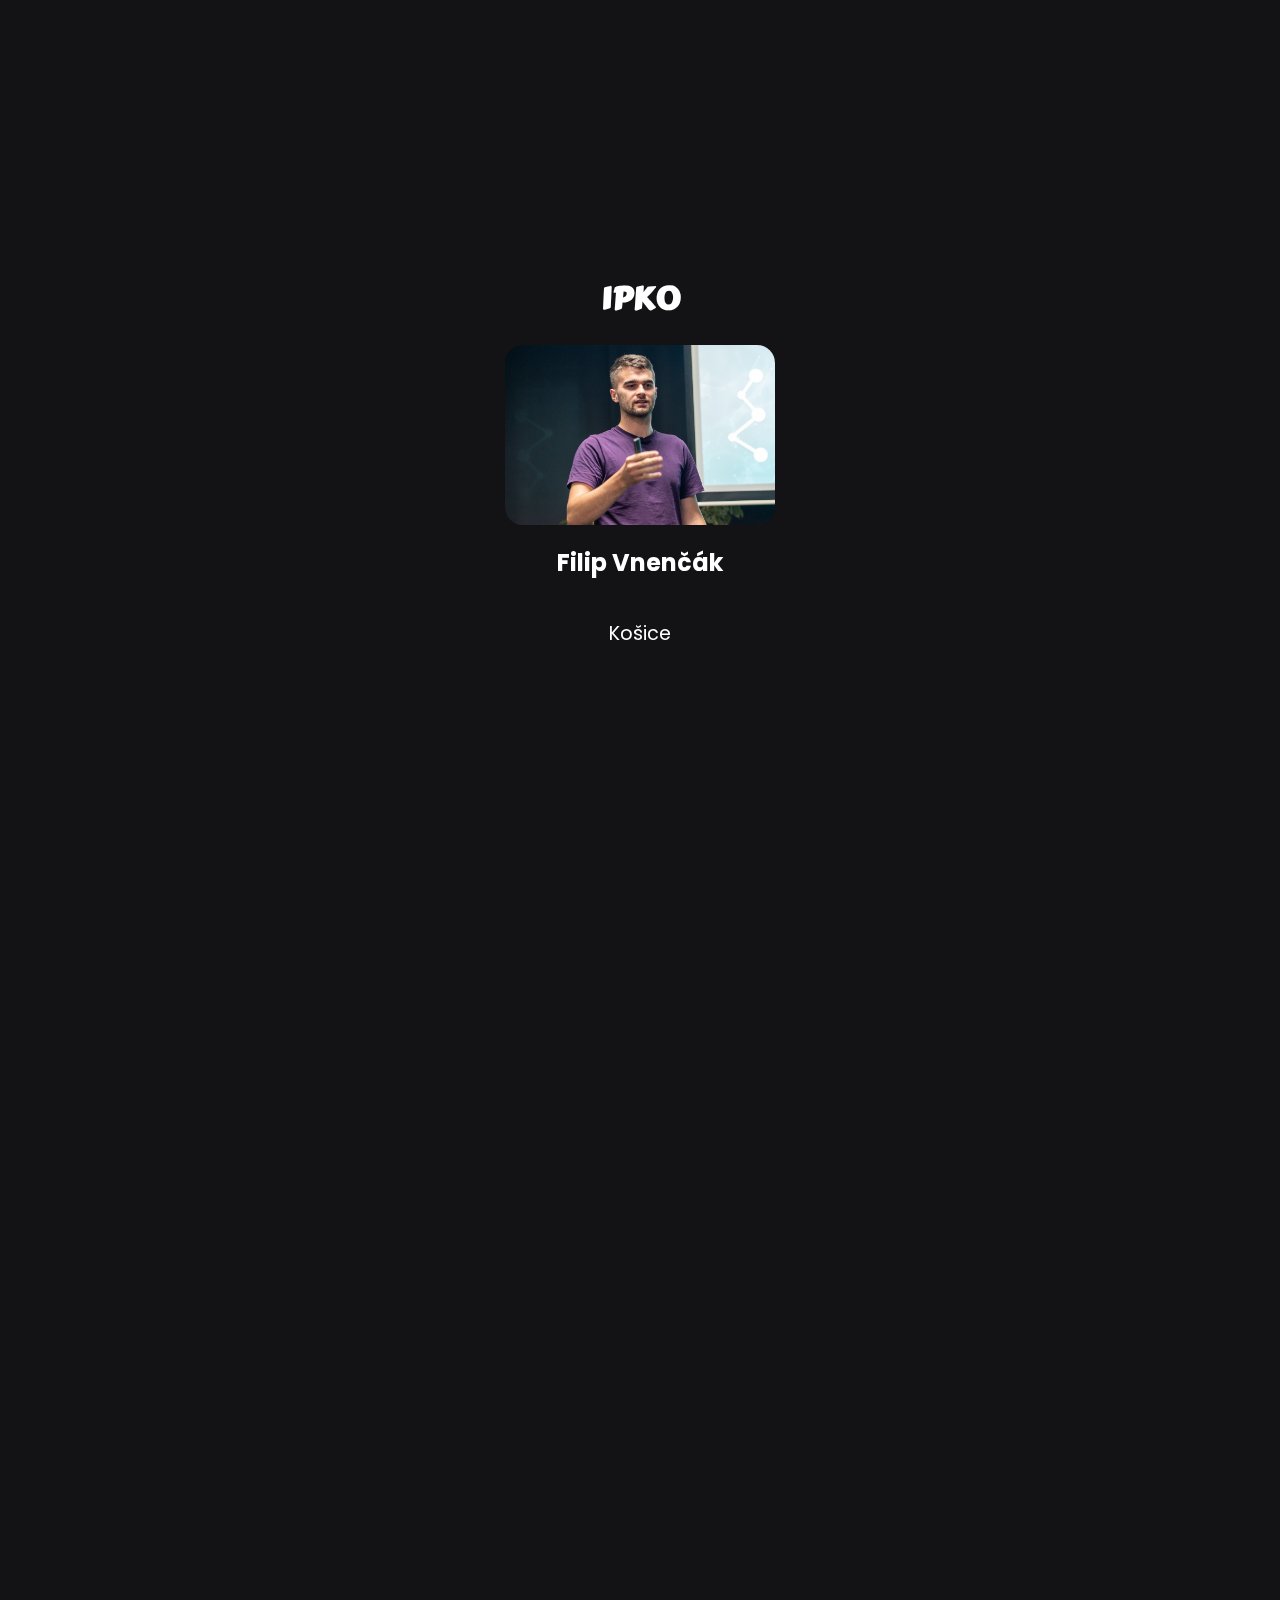
<file: index.html>
<!DOCTYPE html>
<html lang="sk">
  <head>
    <meta charset="UTF-8" />
    <meta name="viewport" content="width=device-width, initial-scale=1.0" />
    <meta http-equiv="X-UA-Compatible" content="ie=edge" />
    <link
      href="https://fonts.googleapis.com/css2?family=Carter+One&display=swap"
      rel="stylesheet"
    />
    <link
      rel="stylesheet"
      href="https://use.fontawesome.com/releases/v5.4.1/css/all.css"
      integrity="sha384-5sAR7xN1Nv6T6+dT2mhtzEpVJvfS3NScPQTrOxhwjIuvcA67KV2R5Jz6kr4abQsz"
      crossorigin="anonymous"
    />

    <link rel="stylesheet" href="newstyle.css" />
    <title>1PK0</title>
    <link rel="icon" type="image/png" href="imgs/favicon-32x32.png" />
  </head>
  <body>
    <section class="hidden">
      <h1 class="title-main">1PK0</h1>
      <img class="round" src="imgs/IMG_1112.JPG" alt="Filip" />
      <h2>Filip Vnenčák</h2>
      <p>Košice</p>
      <div>
        <a href="mailto: filip.vnencak@1pk0.sk"><i class="fas fa-at fa-2x icon"></i></a>
        <a
          href="https://www.linkedin.com/in/filip-vnencak-224093118/"
          target="_blank"
          ><i class="fab fa-linkedin fa-2x icon"></i
        ></a>
        <a href="https://github.com/filipvnencak" target="_blank"
          ><i class="fab fa-github fa-2x icon"></i
        ></a>
      </div>
    </section>
    <section class="hidden">
      <h2>About me</h2>
        <p>
          I love simplicity.<br />
          I like learning. <br />My passion is jogging, climbing, mountains and
          I like reading. <br /><small
            >P.S.: If you've read the book Surrounded by idiots, I'm
            yellow.</small
          >
        </p>
    </section>
    <section class="hidden">
      <h2>Skills:</h2><br>
      <div style="margin-top: 60px;" class="skills">
        <div class="skill hidden"><img class="skillImg" src="imgs/React.png" /></div>
        <div class="skill hidden"><img class="skillImg" src="imgs/1051277.png" /></div>
        <div class="skill hidden"><img class="skillImg" src="imgs/CSS3_logo.svg.png" /></div></div>

        <div style="margin-top: 150px;" class="skills">
        <div class="skill hidden"><img class="skillImg" src="imgs/ionic-logo-portrait.png"/></div>
        <div class="skill hidden"><img class="skillImg" src="imgs/2048px-Angular_full_color_logo.svg.png" /></div>
        <div class="skill hidden"><img class="skillImg" src="imgs/3d-modeling-3-dimensional-model-cube-geometric-vector-28497907.png" /></div>
      
    </section>
    <section class="hidden">
      <h2>I worked in</h2>
        <a class="link"
          href="http://faceclub.spisskabela.sk/?fbclid=IwAR1qcMDvu5QKniYzjjJLdNM7oFefldZhEJRMBWg0YaU4l4D9G6bFGw_s7ys"
          target="_blank"
          >Face Club</a
        >
        <p>2014-2018</p>
        <a class="link" href="http://ozviac.sk" target="_blank"
          >V.I.A.C. - Institute for Youth Support and Development</a
        >
        <p>2018-2020</p>
        <a class="link" href="http://aapo.sk" target="_blank"
          >AAPO - Centrum neformálneho a zážitkového vzdelávania</a
        >
        <p>2018-2022</p>
        <a class="link"
          href="https://www.linkedin.com/company/skicontrol/about/"
          target="_blank"
          >Skicontrol (SKIDATA)</a
        >
        <p>2020-2022</p>
        <a class="link" href="https://frinx.io" target="_blank">Frinx</a>
        <p>2022-2022</p>

    </section>
    <section class="hidden">
      <h1>Projects</h1>
      <a class="link" href="https://demo.frinx.io/frinxui" target="_blank" rel="noopener noreferrer">Frinx Machine</a>
      <a class="link" style="margin-top:20px ;" href="https://dashboard.ionicframework.com/preview/d1b75d8f/bkk2z4g03i" target="_blank" rel="noopener noreferrer">TatrySuperSki</a>
      <a class="link" style="margin-top:20px ;" href="https://wed.1pk0.sk" target="_blank" rel="noopener noreferrer">My wedding page</a>
    </section>
  </body>
  <script src="/app.js"></script>
</html>
</file>
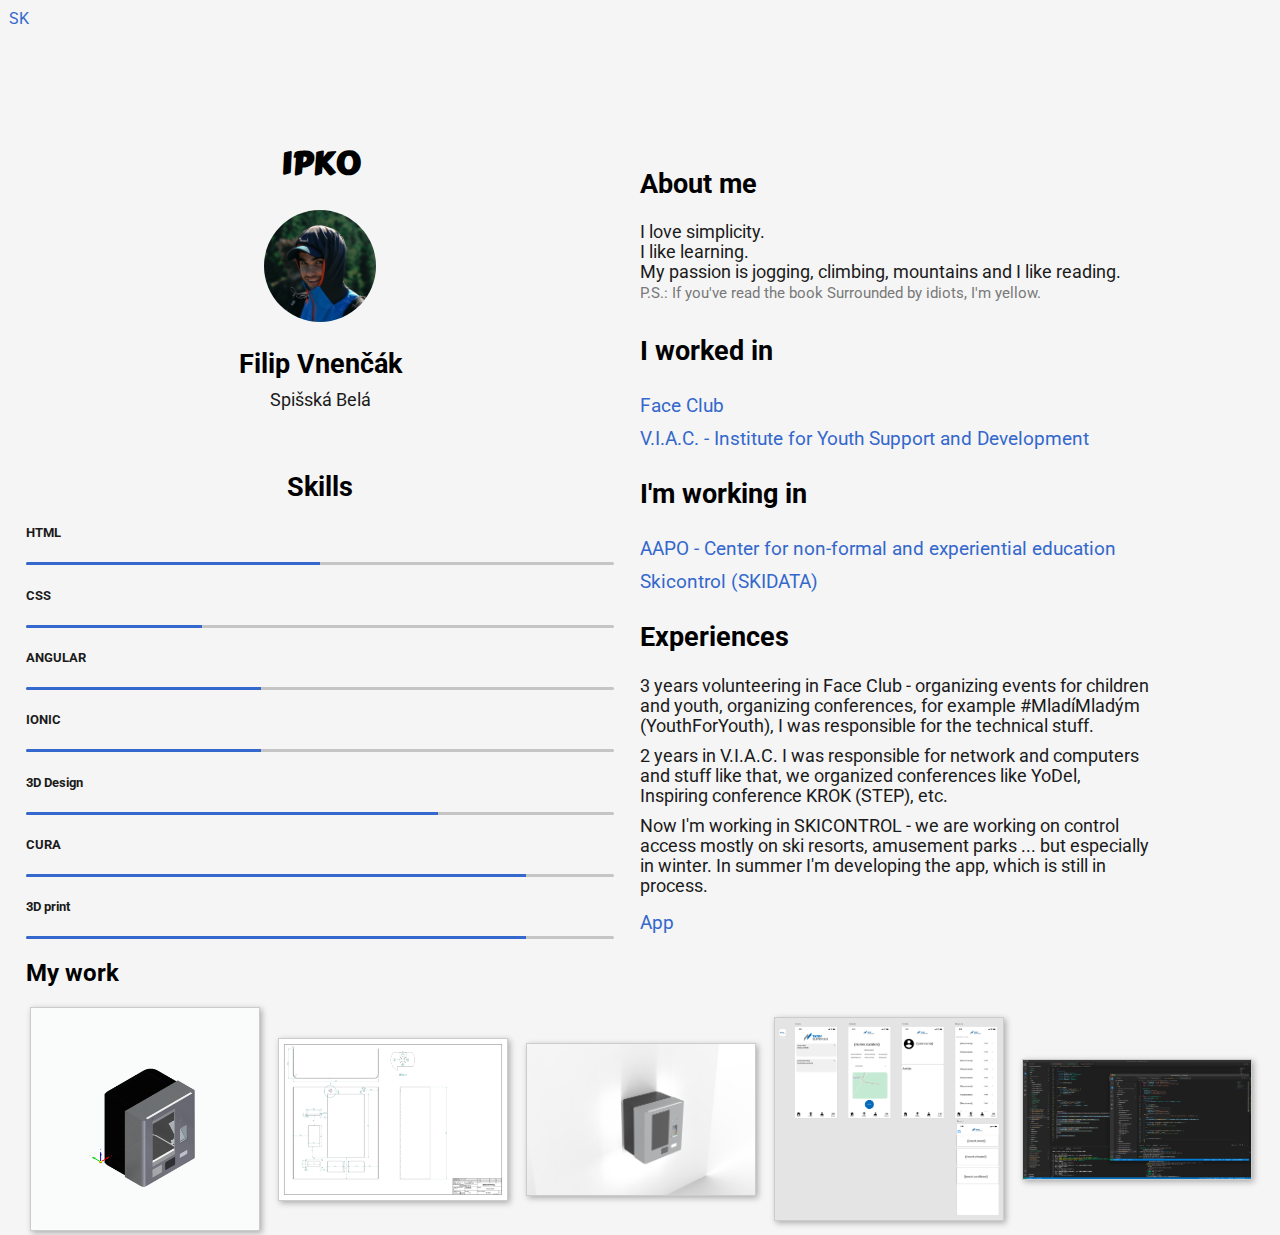
<file: en/index.html>
<!DOCTYPE html>
<html lang="en">
<head>
    <meta charset="UTF-8">
    <meta name="viewport" content="width=device-width, initial-scale=1.0">
    <meta http-equiv="X-UA-Compatible" content="ie=edge">
    <link href="https://fonts.googleapis.com/css2?family=Carter+One&display=swap" rel="stylesheet">
    <link rel="stylesheet" href="https://use.fontawesome.com/releases/v5.4.1/css/all.css" integrity="sha384-5sAR7xN1Nv6T6+dT2mhtzEpVJvfS3NScPQTrOxhwjIuvcA67KV2R5Jz6kr4abQsz" crossorigin="anonymous">
    <link rel="stylesheet" href="style.css">
    <title>1PK0</title>
    <link rel="icon" type="image/png" href="imgs/favicon-32x32.png"/>
</head>
<body>
    <div style=" padding-top: 1vh; padding-left: 1vh; ">  <a href="../index.html"> SK</a> </div>
    <div class="grid-2">
        

        <div class="section-1">
            
            <h1 class="title-main">1PK0</h1>
            <img class="round" src="imgs/Filip_face.jpg" alt="Filip">
            <h2>Filip Vnenčák</h2>
            <p>Spišská Belá</p>
            <a href = "mailto: filip.vnencak@1pk0.sk"><i class="fas fa-at"></i></a>
            <a href="https://www.linkedin.com/in/filip-vnencak-224093118/" target="_blank"><i class="fab fa-linkedin"></i></a>
            <a href="https://github.com/filipvnencak"target="_blank"><i class="fab fa-github"></i></a>
            <h2>Skills</h2>
            <li><h5>HTML</h5> <span class="bar"> <span class="html"></span></span></li>
            <li><h5>CSS</h5><span class="bar"> <span class="css"></span></span></li>
            <li><h5>ANGULAR</h5><span class="bar"> <span class="angular"></span></span></li>
            <li><h5>IONIC</h5><span class="bar"> <span class="ionic"></span></span></li>
            <li><h5>3D Design</h5><span class="bar"> <span class="design"></span></span></li>
            <li><h5>CURA</h5><span class="bar"> <span class="cura"></span></span></li>
            <li><h5>3D print</h5><span class="bar"> <span class="print"></span></span></li>
        </div>
        <div class="section-2">
            <h2>About me</h2>
            <p>I love simplicity.<br> I like learning. <br>My passion is jogging, climbing, mountains and I like reading. <br><small>P.S.: If you've read the book Surrounded by idiots, I'm yellow.</small> </p>
           
          
            <h2>I worked in</h2>
            <a href="http://faceclub.spisskabela.sk/?fbclid=IwAR1qcMDvu5QKniYzjjJLdNM7oFefldZhEJRMBWg0YaU4l4D9G6bFGw_s7ys" target="_blank">Face Club</a>
            <a href="http://ozviac.sk" target="_blank">V.I.A.C. - Institute for Youth Support and Development</a>
           
            <h2>I'm working in</h2>
            <a href= "http://aapo.sk" target="_blank">AAPO - Center for non-formal and experiential education</a>
            <a href="https://www.linkedin.com/company/skicontrol/about/" target="_blank">Skicontrol (SKIDATA)</a>
            <h2>Experiences</h2>
            <p>3 years volunteering in Face Club - organizing events for children and youth, organizing conferences, for example #MladíMladým (YouthForYouth), I was responsible for the technical stuff.<br> </p>
          <p>2 years in V.I.A.C. I was responsible for network and computers and stuff like that, we organized conferences like YoDel, Inspiring conference KROK (STEP), etc. <br></p> 
           <p> Now I'm working in  SKICONTROL - we are working on control access mostly on ski resorts, amusement parks ... but especially in winter. In summer I'm developing the app, which is still in process.</p>
           <a href="https://dashboard.ionicframework.com/preview/d1b75d8f/omf1p0cmxe" target="_blank">App</a>
        

           

           
        </div>
    </div>
    <h2 style="margin-left: 2vW;">My work</h2>
    
        <div style="padding-left: 30px; padding-right: 30px">
            <main class="grid">
            <a class="image-link" href="imgs/automat.png">
                <img  class="img-fluid" src="imgs/automat.png" alt=""></a>
                
                <a class="image-link" href="imgs/SC1201.png">
                <img  class="img-fluid" src="imgs/SC1201.png" alt=""></a>
          
                <a class="image-link" href="imgs/17.ý.png">
                <img  class="img-fluid" src="imgs/17.ý.png" alt=""></a>
          
                <a class="image-link" href="imgs/TSS.XD app.png">
                <img  class="img-fluid" src="imgs/TSS.XD app.png" alt=""></a>

                <a class="image-link" href="imgs/Code1.png">
                <img  class="img-fluid" src="imgs/Code1.png" alt=""></a>
          </main>
        </div>

      
<script src="script.js"></script>

</body>

</html>
</file>
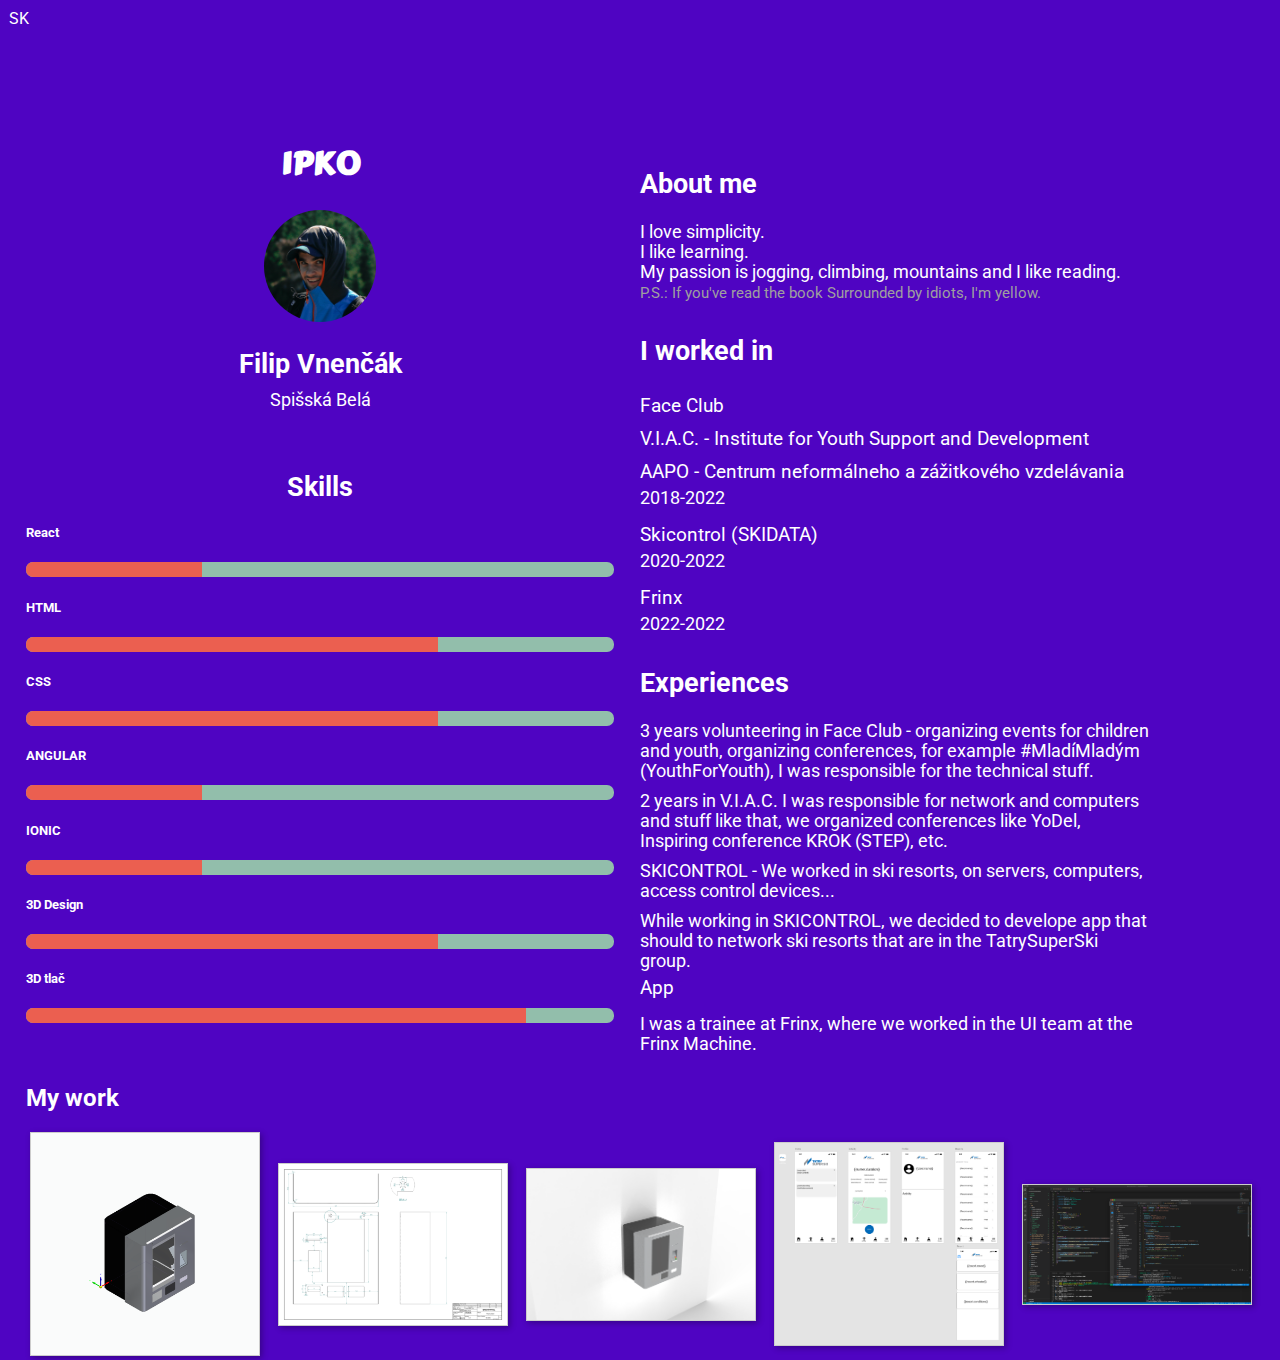
<file: en.html>
<!DOCTYPE html>
<html lang="en">
  <head>
    <meta charset="UTF-8" />
    <meta name="viewport" content="width=device-width, initial-scale=1.0" />
    <meta http-equiv="X-UA-Compatible" content="ie=edge" />
    <link
      href="https://fonts.googleapis.com/css2?family=Carter+One&display=swap"
      rel="stylesheet"
    />
    <link
      rel="stylesheet"
      href="https://use.fontawesome.com/releases/v5.4.1/css/all.css"
      integrity="sha384-5sAR7xN1Nv6T6+dT2mhtzEpVJvfS3NScPQTrOxhwjIuvcA67KV2R5Jz6kr4abQsz"
      crossorigin="anonymous"
    />
    <link rel="stylesheet" href="style.css" />
    <title>1PK0</title>
    <link rel="icon" type="image/png" href="imgs/favicon-32x32.png" />
  </head>
  <body>
    <div style="padding-top: 1vh; padding-left: 1vh">
      <a href="index.html"> SK</a>
    </div>
    <div class="grid-2">
      <div class="section-1">
        <h1 class="title-main">1PK0</h1>
        <img class="round" src="imgs/Filip_face.jpg" alt="Filip" />
        <h2>Filip Vnenčák</h2>
        <p>Spišská Belá</p>
        <a href="mailto: filip.vnencak@1pk0.sk"><i class="fas fa-at"></i></a>
        <a
          href="https://www.linkedin.com/in/filip-vnencak-224093118/"
          target="_blank"
          ><i class="fab fa-linkedin"></i
        ></a>
        <a href="https://github.com/filipvnencak" target="_blank"
          ><i class="fab fa-github"></i
        ></a>
        <h2>Skills</h2>
        <li>
          <h5>React</h5>
          <span class="bar"> <span class="react"></span></span>
        </li>
        <li>
          <h5>HTML</h5>
          <span class="bar"> <span class="html"></span></span>
        </li>
        <li>
          <h5>CSS</h5>
          <span class="bar"> <span class="css"></span></span>
        </li>
        <li>
          <h5>ANGULAR</h5>
          <span class="bar"> <span class="angular"></span></span>
        </li>
        <li>
          <h5>IONIC</h5>
          <span class="bar"> <span class="ionic"></span></span>
        </li>
        <li>
          <h5>3D Design</h5>
          <span class="bar"> <span class="design"></span></span>
        </li>

        <li>
          <h5>3D tlač</h5>
          <span class="bar"> <span class="print"></span></span>
        </li>
      </div>
      <div class="section-2">
        <h2>About me</h2>
        <p>
          I love simplicity.<br />
          I like learning. <br />My passion is jogging, climbing, mountains and
          I like reading. <br /><small
            >P.S.: If you've read the book Surrounded by idiots, I'm
            yellow.</small
          >
        </p>

        <h2>I worked in</h2>
        <a
          href="http://faceclub.spisskabela.sk/?fbclid=IwAR1qcMDvu5QKniYzjjJLdNM7oFefldZhEJRMBWg0YaU4l4D9G6bFGw_s7ys"
          target="_blank"
          >Face Club</a
        >
        <a href="http://ozviac.sk" target="_blank"
          >V.I.A.C. - Institute for Youth Support and Development</a
        >
        <a href="http://aapo.sk" target="_blank"
          >AAPO - Centrum neformálneho a zážitkového vzdelávania</a
        >
        <p>2018-2022</p>
        <a
          href="https://www.linkedin.com/company/skicontrol/about/"
          target="_blank"
          >Skicontrol (SKIDATA)</a
        >
        <p>2020-2022</p>
        <a href="https://frinx.io" target="_blank">Frinx</a>
        <p>2022-2022</p>

        <!-- <h2>I'm working in</h2> -->

        <h2>Experiences</h2>
        <p>
          3 years volunteering in Face Club - organizing events for children and
          youth, organizing conferences, for example #MladíMladým
          (YouthForYouth), I was responsible for the technical stuff.<br />
        </p>
        <p>
          2 years in V.I.A.C. I was responsible for network and computers and
          stuff like that, we organized conferences like YoDel, Inspiring
          conference KROK (STEP), etc. <br />
        </p>
        <p>
          SKICONTROL - We worked in ski resorts, on servers, computers, access
          control devices...
        </p>
        <p>
          While working in SKICONTROL, we decided to develope app that should to
          network ski resorts that are in the TatrySuperSki group.
          <a
            href="https://dashboard.ionicframework.com/preview/d1b75d8f/bkk2z4g03i"
            target="_blank"
            >App</a
          >
        </p>

        <p>
          I was a trainee at Frinx, where we worked in the UI team at the Frinx
          Machine.
        </p>
      </div>
    </div>
    <h2 style="margin-left: 2vw">My work</h2>

    <div style="padding-left: 30px; padding-right: 30px">
      <main class="grid">
        <a class="image-link" href="imgs/automat.png">
          <img class="img-fluid" src="imgs/automat.png" alt=""
        /></a>

        <a class="image-link" href="imgs/SC1201.png">
          <img class="img-fluid" src="imgs/SC1201.png" alt=""
        /></a>

        <a class="image-link" href="imgs/17.ý.png">
          <img class="img-fluid" src="imgs/17.ý.png" alt=""
        /></a>

        <a class="image-link" href="imgs/TSS.XD app.png">
          <img class="img-fluid" src="imgs/TSS.XD app.png" alt=""
        /></a>

        <a class="image-link" href="imgs/Code1.png">
          <img class="img-fluid" src="imgs/Code1.png" alt=""
        /></a>
      </main>
    </div>

    <script src="script.js"></script>
  </body>
</html>
</file>
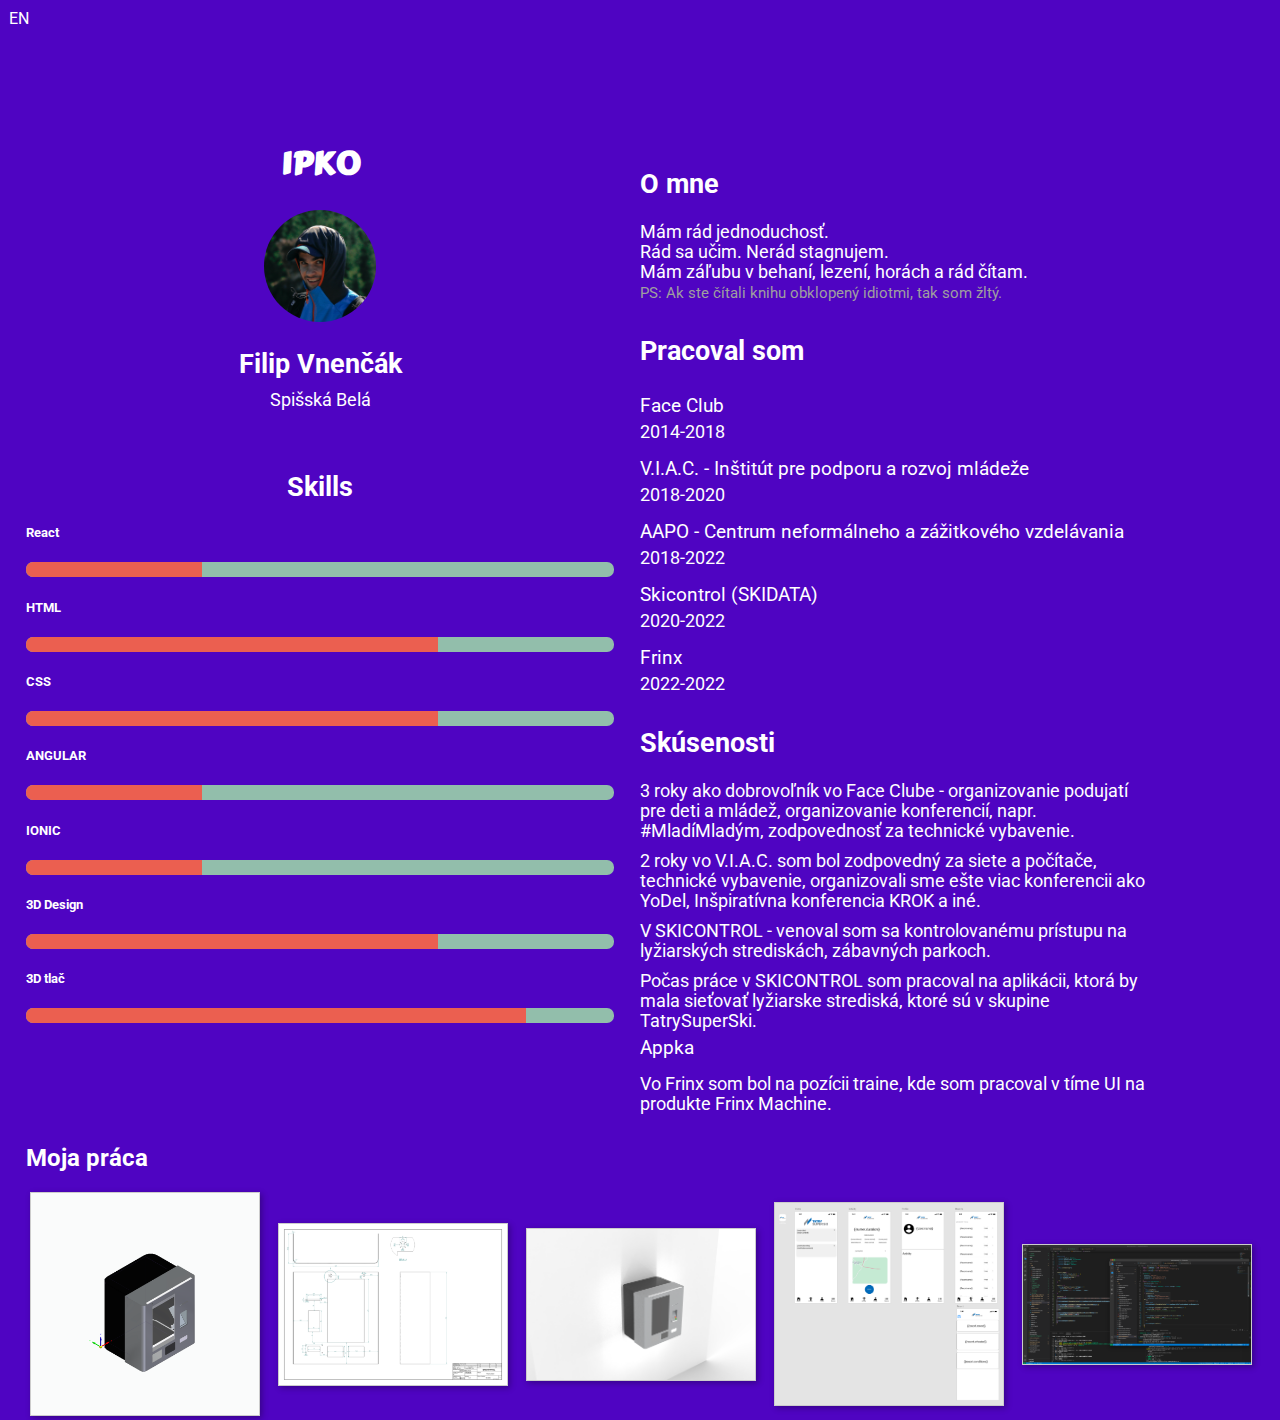
<file: old.html>
<!DOCTYPE html>
<html lang="sk">
  <head>
    <meta charset="UTF-8" />
    <meta name="viewport" content="width=device-width, initial-scale=1.0" />
    <meta http-equiv="X-UA-Compatible" content="ie=edge" />
    <link
      href="https://fonts.googleapis.com/css2?family=Carter+One&display=swap"
      rel="stylesheet"
    />
    <link
      rel="stylesheet"
      href="https://use.fontawesome.com/releases/v5.4.1/css/all.css"
      integrity="sha384-5sAR7xN1Nv6T6+dT2mhtzEpVJvfS3NScPQTrOxhwjIuvcA67KV2R5Jz6kr4abQsz"
      crossorigin="anonymous"
    />
    <link rel="stylesheet" href="style.css" />
    <title>1PK0</title>
    <link rel="icon" type="image/png" href="imgs/favicon-32x32.png" />
  </head>
  <body>
    <div style="padding-top: 1vh; padding-left: 1vh">
      <a href="en.html"> EN</a>
    </div>
    <div class="grid-2">
      <div class="section-1">
        <h1 class="title-main">1PK0</h1>
        <img class="round" src="imgs/Filip_face.jpg" alt="Filip" />
        <h2>Filip Vnenčák</h2>
        <p>Spišská Belá</p>
        <a href="mailto: filip.vnencak@1pk0.sk"><i class="fas fa-at"></i></a>
        <a
          href="https://www.linkedin.com/in/filip-vnencak-224093118/"
          target="_blank"
          ><i class="fab fa-linkedin"></i
        ></a>
        <a href="https://github.com/filipvnencak" target="_blank"
          ><i class="fab fa-github"></i
        ></a>
        <h2>Skills</h2>

        <li>
          <h5>React</h5>
          <span class="bar"> <span class="react"></span></span>
        </li>
        <li>
          <h5>HTML</h5>
          <span class="bar"> <span class="html"></span></span>
        </li>
        <li>
          <h5>CSS</h5>
          <span class="bar"> <span class="css"></span></span>
        </li>
        <li>
          <h5>ANGULAR</h5>
          <span class="bar"> <span class="angular"></span></span>
        </li>
        <li>
          <h5>IONIC</h5>
          <span class="bar"> <span class="ionic"></span></span>
        </li>
        <li>
          <h5>3D Design</h5>
          <span class="bar"> <span class="design"></span></span>
        </li>

        <li>
          <h5>3D tlač</h5>
          <span class="bar"> <span class="print"></span></span>
        </li>
      </div>
      <div class="section-2">
        <h2>O mne</h2>
        <p>
          Mám rád jednoduchosť.<br />
          Rád sa učim. Nerád stagnujem. <br />Mám záľubu v behaní, lezení,
          horách a rád čítam. <br /><small
            >PS: Ak ste čítali knihu obklopený idiotmi, tak som žltý.</small
          >
        </p>

        <h2>Pracoval som</h2>
        <a
          href="http://faceclub.spisskabela.sk/?fbclid=IwAR1qcMDvu5QKniYzjjJLdNM7oFefldZhEJRMBWg0YaU4l4D9G6bFGw_s7ys"
          target="_blank"
          >Face Club</a
        >
        <p>2014-2018</p>
        <a href="http://ozviac.sk" target="_blank"
          >V.I.A.C. - Inštitút pre podporu a rozvoj mládeže</a
        >
        <p>2018-2020</p>
        <a href="http://aapo.sk" target="_blank"
          >AAPO - Centrum neformálneho a zážitkového vzdelávania</a
        >
        <p>2018-2022</p>
        <a
          href="https://www.linkedin.com/company/skicontrol/about/"
          target="_blank"
          >Skicontrol (SKIDATA)</a
        >
        <p>2020-2022</p>
        <a href="https://frinx.io" target="_blank">Frinx</a>
        <p>2022-2022</p>

        <!-- <h2>Pracujem v</h2> -->

        <h2>Skúsenosti</h2>
        <p>
          3 roky ako dobrovoľník vo Face Clube - organizovanie podujatí pre deti
          a mládež, organizovanie konferencií, napr. #MladíMladým, zodpovednosť
          za technické vybavenie.<br />
        </p>
        <p>
          2 roky vo V.I.A.C. som bol zodpovedný za siete a počítače, technické
          vybavenie, organizovali sme ešte viac konferencii ako YoDel,
          Inšpiratívna konferencia KROK a iné. <br />
        </p>
        <p>
          V SKICONTROL - venoval som sa kontrolovanému prístupu na lyžiarských
          strediskách, zábavných parkoch.
        </p>
        <p>
          Počas práce v SKICONTROL som pracoval na aplikácii, ktorá by mala
          sieťovať lyžiarske strediská, ktoré sú v skupine TatrySuperSki.
          <a
            href="https://dashboard.ionicframework.com/preview/d1b75d8f/bkk2z4g03i"
            target="_blank"
            >Appka</a
          >
        </p>

        <p>
          Vo Frinx som bol na pozícii traine, kde som pracoval v tíme UI na
          produkte Frinx Machine.
        </p>
      </div>
    </div>
    <h2 style="margin-left: 2vw">Moja práca</h2>

    <div style="padding-left: 30px; padding-right: 30px">
      <main class="grid">
        <a class="image-link" href="imgs/automat.png">
          <img class="img-fluid" src="imgs/automat.png" alt=""
        /></a>

        <a class="image-link" href="imgs/SC1201.png">
          <img class="img-fluid" src="imgs/SC1201.png" alt=""
        /></a>

        <a class="image-link" href="imgs/17.ý.png">
          <img class="img-fluid" src="imgs/17.ý.png" alt=""
        /></a>

        <a class="image-link" href="imgs/TSS.XD app.png">
          <img class="img-fluid" src="imgs/TSS.XD app.png" alt=""
        /></a>

        <a class="image-link" href="imgs/Code1.png">
          <img class="img-fluid" src="imgs/Code1.png" alt=""
        /></a>
      </main>
    </div>

    <script src="script.js"></script>
  </body>
</html>
</file>
<file: newstyle.css>
@import url("https://fonts.googleapis.com/css2?family=Carter+One&family=Poppins&display=swap");
body {
  background-color: #131316;
  color: #ffffff;
  font-family: "Poppins", sans-serif;
  padding: 0;
  margin: 10px;
}

section {
  display: grid;
  place-items: center;
  align-content: center;
  min-height: 100vh;
}
p {
  font-size: larger;
}
a {
  color: #ffffff;
  text-decoration: none;
}
a:hover {
  color: blue;
  transition: 0.5s;
}
.round {
  border-radius: 2vh;
  height: 20vh;
  width: 30vh;
}
.title-main {
  font-family: "Carter One", cursive;
}

.hidden {
  opacity: 0;
  filter: blur(5px);
  transform: translateX(-100%);
  transition: all 1s;
}

.show {
  opacity: 1;
  filter: blur(0);
  transform: translateX(0);
}
.skills {
  display: flex;
  align-content: center;
  place-items: center;
  max-width: 10vh;
  max-height: 1vh;
  transform: translateX(-150%);
}
.skill {
  background-color: #333337;
  margin: 10px;
  width: 110px;
  height: 110px;
  padding: 20px;
  border-radius: 20px;
  align-content: center;
  place-items: center;
}
.skill:nth-child(1) {
  transition-delay: 100ms;
}
.skill:nth-child(2) {
  transition-delay: 200ms;
}
.skill:nth-child(3) {
  transition-delay: 400ms;
}
.skill:nth-child(4) {
  transition-delay: 600ms;
}
.skill:nth-child(6) {
  transition-delay: 800ms;
}
.skill:nth-child(7) {
  transition-delay: 1000ms;
}

@media (prefers-reduced-motion) {
  .hidden {
    transition: none;
  }
}
@media only screen and (max-width: 700px) {
  .skillImg {
    max-width: 53px;
    max-height: 53px;
  }
  .skill {
    max-width: 55px;
    max-height: 55px;
  }
}
</file>
<file: en/style.css>
/* global */
@import url('https://fonts.googleapis.com/css?family=Roboto');
* {
    list-style: none;
}

.grid-2{
    display: grid;
    grid-template-columns: repeat(2,1fr);

}

body{
    margin: 0;
    padding: 0;
    font-family: 'Roboto', sans-serif;
    background-color:whitesmoke;
    color: #1b1b1b;

}
small{
    font-size: smaller;
    color: #797979;
}

h2,.white{
    color: rgb(0, 0, 0);
}

.round{
    border-radius: 50%;
    max-width: 7rem;
    max-height: 7rem;
}

a{
    color: #3468CC;
    /* color: #7A7C80; */
    text-decoration: none;
}

/* section 1 */
.section-1{
    padding-top: 10vh;
    text-align: center;
}

.section-1 p{
    font-size: 1.1rem;
    padding-bottom: 10px;
    margin:0;
}

.section-1 h2{
    font-size: 1.7rem;
    margin-bottom: 10px;
}

.section-1 a{
    font-size: 1.5rem;
    padding: 10px;
}
.section-1 li {
    text-align: left;
    margin-left: 2vw;
    margin-right: 2vw;
}
/* section 2 */
.section-2{
    padding-top: 13vh;
    width: 80%;
}

.section-2 h2{
    font-size: 1.7rem;
    
}

.section-2 p{
    font-size: 1.1rem;
    padding-bottom: 10px;
    margin:0;
}

.section-2 a{
    display: block;
    padding: 5px;
    font-size: 1.2rem;
    padding-left: 0;
    
}
/* section 3 */
/* .section-3{
    height: auto;
    margin: 2vw;
    width: 96%;
    grid-template-columns: repeat(10,1fr);
    grid-gap: 10px;
    line-height:0;
    -webkit-column-count:5; /* split it into 5 columns */
    /* -webkit-column-gap:5px; 
    -moz-column-count:5;
    -moz-column-gap:5px;
    column-count:5;
    column-gap:5px;
  
}
.section-3 img {
   

    width: 100% !important;
    
    margin-bottom:5px; 
} */

@media (max-width: 1200px) {
    #section-3 {
     -moz-column-count:    4;
     -webkit-column-count: 4;
     column-count:         4;
    }
 }
 @media (max-width: 1000px) {
    #section-3 {
     -moz-column-count:    3;
     -webkit-column-count: 3;
     column-count:         3;
    }
 }
 @media (max-width: 800px) {
    #section-3 {
     -moz-column-count:    2;
     -webkit-column-count: 2;
     column-count:         2;
    }
 }
/* animations / utilities */
.section-2 a:hover{
    /* font-size: 1.3rem; */
    color: rgb(37, 37, 37);
    cursor: pointer;
    transition: 0.2s;
}

.section-1 a:hover{
    color: rgb(37, 37, 37);
    cursor: pointer;
    transition: 0.3s;
}

.white:hover{
    position: relative;
    padding-left: 10px;
}
.title-main{
    font-family: 'Carter One', cursive;
    color: black;
}

.bar {
    background: #c5c5c5;
    display: block;
    height: 0.,5px;
    border: 0,5px solid rgba(241, 241, 241, 0.3);
    border-radius: 3px;
    overflow: hidden;
    
}
.bar span {
height: 3px;
float: left;
background: #3468CC;
}

.html {
    width: 50%;
    animation: html 2s;
}
.css {
    width: 30%;
    animation: css 2s;
}
.angular {
    width: 40%;
    animation: angular 2s;
}
.ionic{
    width: 40%;
    animation: ionic 2s;
}
.design {
    width: 70%;
    animation: design 2s;
}
.cura {
    width: 85%;
    animation: cura 2s;
}
.print {
    width: 85%;
    animation: print 2s;
}

@keyframes html {
    0%{
        width: 0%;
    }
    100%{
        width:50%;
    }
}
@keyframes css {
    0%{
        width: 0%;
    }
    100%{
        width:30%;
    }
}
@keyframes angular {
    0%{
        width: 0%;
    }
    100%{
        width:40%;
    }
}
@keyframes ionic {
    0%{
        width: 0%;
    }
    100%{
        width:40%;
    }
}
@keyframes design {
    0%{
        width: 0%;
    }
    100%{
        width:70%;
    }   
}
@keyframes cura {
    0%{
        width: 0%;
    }
    100%{
        width:85%;
    }
}
@keyframes print {
    0%{
        width: 0%;
    }
    100%{
        width:85%;
    }
}
/* media queres */
@media(max-width:780px){
    .grid-2{
        grid-template-columns: 1fr;
    }
    .section-1{
        padding:0;
        padding-top: 5rem;
    }
    .section-2{
        padding: 0;
        padding-left: 1.5rem;
        padding-top: 2rem;
    }
}


/* Image PopUp*/

#myImg {

    border-radius: 5px;
    cursor: pointer;
    transition: 0.3s;
  }
  
  #myImg:hover {opacity: 0.7;}
  
  
  #myImg2 {
  
    border-radius: 5px;
    cursor: pointer;
    transition: 0.3s;
  }
  
  #myImg2:hover {opacity: 0.7;}
  
  /* The Modal (background) */
  .modal {
    display: none; /* Hidden by default */
    position: fixed; /* Stay in place */
    z-index: 1; /* Sit on top */
    padding-top: 100px; /* Location of the box */
    left: 0;
    top: 0;
    width: 100%; /* Full width */
    height: 100%; /* Full height */
    overflow: auto; /* Enable scroll if needed */
    background-color: rgb(0,0,0); /* Fallback color */
    background-color: rgba(0,0,0,0.9); /* Black w/ opacity */
  }
  
  /* Modal Content (image) */
  .modal-content {
    margin: auto;
    display: block;
    width: 80%;
    max-width: 700px;
  }
  
  /* Caption of Modal Image */
  #caption {
    margin: auto;
    display: block;
    width: 80%;
    max-width: 700px;
    text-align: center;
    color: #ccc;
    padding: 10px 0;
    height: 150px;
  }
  
  /* Add Animation */
  .modal-content, #caption {  
    -webkit-animation-name: zoom;
    -webkit-animation-duration: 0.6s;
    animation-name: zoom;
    animation-duration: 0.6s;
  }
  
  @-webkit-keyframes zoom {
    from {-webkit-transform:scale(0)} 
    to {-webkit-transform:scale(1)}
  }
  
  @keyframes zoom {
    from {transform:scale(0)} 
    to {transform:scale(1)}
  }
  
  /* The Close Button */
  .close {
    position: absolute;
    top: 15px;
    right: 35px;
    color: #f1f1f1;
    font-size: 40px;
    font-weight: bold;
    transition: 0.3s;
  }
  
  .close:hover,
  .close:focus {
    color: #bbb;
    text-decoration: none;
    cursor: pointer;
  }
  
  /* 100% Image Width on Smaller Screens */
  @media only screen and (max-width: 700px){
    .modal-content {
      width: 100%;
    }
  }

  .grid { 
    display: grid;
    grid-template-columns: repeat(auto-fill, minmax(200px, 1fr));
    grid-gap: 20px;
    align-items: center;
    }
  .grid img {
    border: 1px solid #ccc;
    box-shadow: 2px 2px 6px 0px  rgba(0,0,0,0.3);
    max-width: 100%;
  }

/* @keyframes slide {
  from { background-position-x: 0; }
  to   { background-position-x: -$img-w * $ratio; }
} */
</file>
<file: style.css>
/* global */
@import url("https://fonts.googleapis.com/css?family=Roboto");
* {
  list-style: none;
}

.grid-2 {
  display: grid;
  grid-template-columns: repeat(2, 1fr);
}

body {
  margin: 0;
  padding: 0;
  font-family: "Roboto", sans-serif;
  background: #4f04c2;
  color: #ffffff;
}
small {
  font-size: smaller;
  color: #9f9f9f;
}

.round {
  border-radius: 50%;
  max-width: 7rem;
  max-height: 7rem;
}

a {
  color: #ffffff;
  text-decoration: none;
}
a:hover {
  color: #727272;
}

/* section 1 */
.section-1 {
  padding-top: 10vh;
  text-align: center;
}

.section-1 p {
  font-size: 1.1rem;
  padding-bottom: 10px;
  margin: 0;
}

.section-1 h2 {
  font-size: 1.7rem;
  margin-bottom: 10px;
}

.section-1 a {
  font-size: 1.5rem;
  padding: 10px;
}
.section-1 li {
  text-align: left;
  margin-left: 2vw;
  margin-right: 2vw;
}
/* section 2 */
.section-2 {
  padding-top: 13vh;
  width: 80%;
}

.section-2 h2 {
  font-size: 1.7rem;
}

.section-2 p {
  font-size: 1.1rem;
  padding-bottom: 10px;
  margin: 0;
}

.section-2 a {
  display: block;
  padding: 5px;
  font-size: 1.2rem;
  padding-left: 0;
}

@media (max-width: 1200px) {
  #section-3 {
    -moz-column-count: 4;
    -webkit-column-count: 4;
    column-count: 4;
  }
}
@media (max-width: 1000px) {
  #section-3 {
    -moz-column-count: 3;
    -webkit-column-count: 3;
    column-count: 3;
  }
}
@media (max-width: 800px) {
  #section-3 {
    -moz-column-count: 2;
    -webkit-column-count: 2;
    column-count: 2;
  }
}
/* animations / utilities */
.section-2 a:hover {
  /* font-size: 1.3rem; */

  cursor: pointer;
  transition: 0.2s;
}

.section-1 a:hover {
  cursor: pointer;
  transition: 0.3s;
}

.white:hover {
  position: relative;
  padding-left: 10px;
}
.title-main {
  font-family: "Carter One", cursive;
  color: white;
}

.bar {
  background: #92beab;

  display: block;
  height: 0, 9px;
  /* border: 0, 5px solid rgba(241, 241, 241, 0.3); */
  border-radius: 7px;
  overflow: hidden;
}
.bar span {
  height: 15px;
  float: left;
  background: #eb5f50;
}

.html {
  width: 70%;
  animation: html 2s;
}
.css {
  width: 70%;
  animation: css 2s;
}
.angular {
  width: 30%;
  animation: angular 2s;
}
.ionic {
  width: 30%;
  animation: ionic 2s;
}
.design {
  width: 70%;
  animation: design 2s;
}
.react {
  width: 30%;
  animation: react 2s;
}
.print {
  width: 85%;
  animation: print 2s;
}

@keyframes html {
  0% {
    width: 0%;
  }
  100% {
    width: 70%;
  }
}
@keyframes css {
  0% {
    width: 0%;
  }
  100% {
    width: 70%;
  }
}
@keyframes angular {
  0% {
    width: 0%;
  }
  100% {
    width: 30%;
  }
}
@keyframes ionic {
  0% {
    width: 0%;
  }
  100% {
    width: 30%;
  }
}
@keyframes design {
  0% {
    width: 0%;
  }
  100% {
    width: 70%;
  }
}
@keyframes react {
  0% {
    width: 0%;
  }
  100% {
    width: 30%;
  }
}
@keyframes print {
  0% {
    width: 0%;
  }
  100% {
    width: 85%;
  }
}
/* media queres */
@media (max-width: 780px) {
  .grid-2 {
    grid-template-columns: 1fr;
  }
  .section-1 {
    padding: 0;
    padding-top: 5rem;
  }
  .section-2 {
    padding: 0;
    padding-left: 1.5rem;
    padding-top: 2rem;
  }
}

/* Image PopUp*/

#myImg {
  border-radius: 5px;
  cursor: pointer;
  transition: 0.3s;
}

#myImg:hover {
  opacity: 0.7;
}

#myImg2 {
  border-radius: 5px;
  cursor: pointer;
  transition: 0.3s;
}

#myImg2:hover {
  opacity: 0.7;
}

/* The Modal (background) */
.modal {
  display: none; /* Hidden by default */
  position: fixed; /* Stay in place */
  z-index: 1; /* Sit on top */
  padding-top: 100px; /* Location of the box */
  left: 0;
  top: 0;
  width: 100%; /* Full width */
  height: 100%; /* Full height */
  overflow: auto; /* Enable scroll if needed */
  background-color: rgb(0, 0, 0); /* Fallback color */
  background-color: rgba(0, 0, 0, 0.9); /* Black w/ opacity */
}

/* Modal Content (image) */
.modal-content {
  margin: auto;
  display: block;
  width: 80%;
  max-width: 700px;
}

/* Caption of Modal Image */
#caption {
  margin: auto;
  display: block;
  width: 80%;
  max-width: 700px;
  text-align: center;
  color: #ccc;
  padding: 10px 0;
  height: 150px;
}

/* Add Animation */
.modal-content,
#caption {
  -webkit-animation-name: zoom;
  -webkit-animation-duration: 0.6s;
  animation-name: zoom;
  animation-duration: 0.6s;
}

@-webkit-keyframes zoom {
  from {
    -webkit-transform: scale(0);
  }
  to {
    -webkit-transform: scale(1);
  }
}

@keyframes zoom {
  from {
    transform: scale(0);
  }
  to {
    transform: scale(1);
  }
}

/* The Close Button */
.close {
  position: absolute;
  top: 15px;
  right: 35px;
  color: #f1f1f1;
  font-size: 40px;
  font-weight: bold;
  transition: 0.3s;
}

.close:hover,
.close:focus {
  color: #bbb;
  text-decoration: none;
  cursor: pointer;
}

/* 100% Image Width on Smaller Screens */
@media only screen and (max-width: 700px) {
  .modal-content {
    width: 100%;
  }
}

.grid {
  display: grid;
  grid-template-columns: repeat(auto-fill, minmax(200px, 1fr));
  grid-gap: 20px;
  align-items: center;
}
.grid img {
  border: 1px solid #ccc;
  box-shadow: 2px 2px 6px 0px rgba(0, 0, 0, 0.3);
  max-width: 100%;
}

/* @keyframes slide {
  from { background-position-x: 0; }
  to   { background-position-x: -$img-w * $ratio; }
} */
</file>
